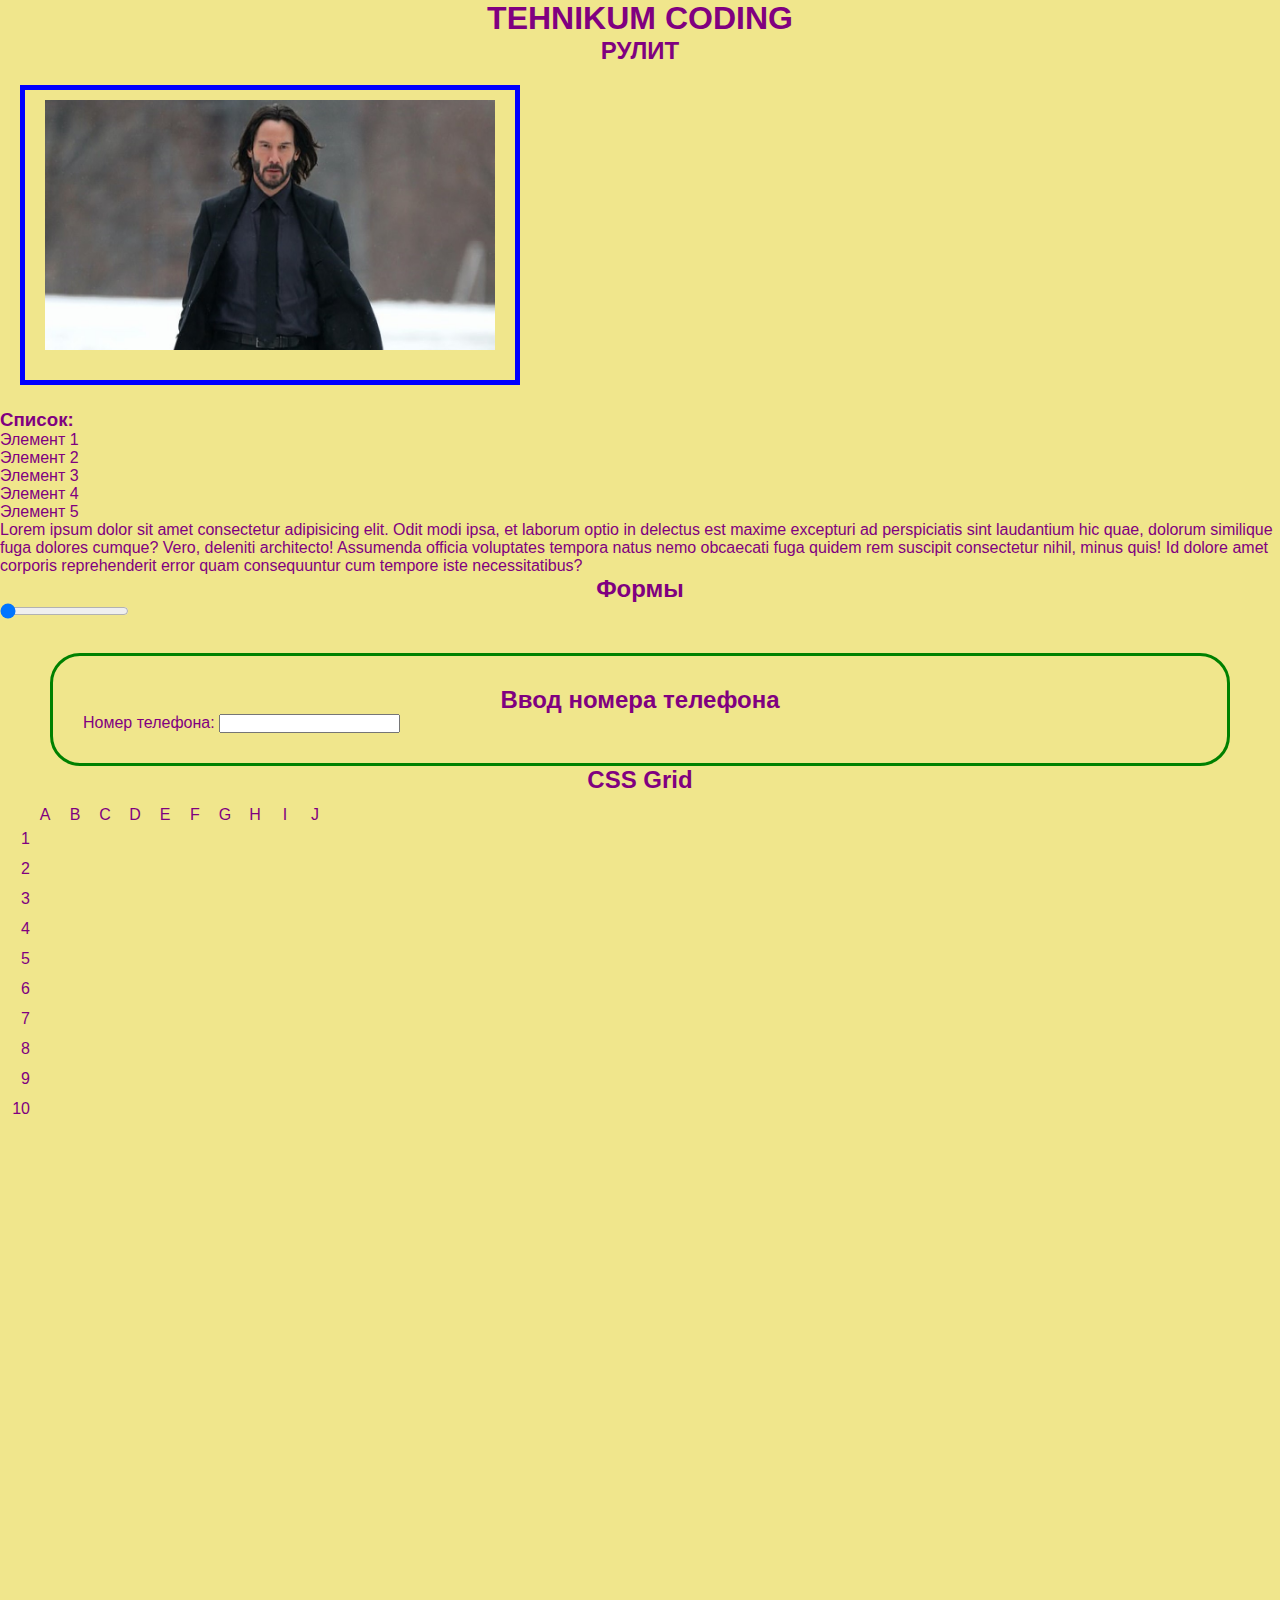
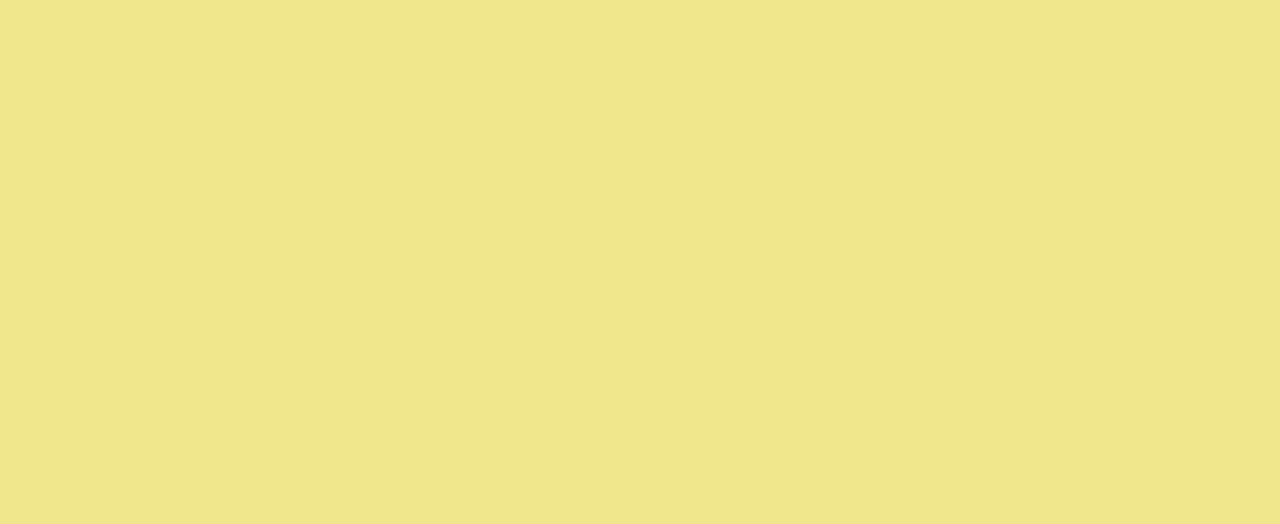
<file: index.html>
<!DOCTYPE html>
<html lang="ru">
<head>
    <meta charset="UTF-8">
    <meta name="viewport" content="width=device-width, initial-scale=1.0">
    <title>Первая страница</title>
    <link rel="stylesheet" href="./css/style.css">
</head>
<body>
    <h1 id="companyName">TEHNIKUM CODING</h1>
    <h2>РУЛИТ</h2>
    <img src="./photo.jpeg" alt="Юрий Максимович зимняя фотосессия" class="myPhoto"> 

    <h3>Список:</h3>
    <ul>
        <li>Элемент 1</li>
        <li>Элемент 2</li>
        <li>Элемент 3</li>
        <li>Элемент 4</li>
        <li>Элемент 5</li>
    </ul>

    <p>Lorem ipsum dolor sit amet consectetur adipisicing elit. Odit modi ipsa, et laborum optio in delectus est maxime excepturi ad perspiciatis sint laudantium hic quae, dolorum similique fuga dolores cumque?
    Vero, deleniti architecto! Assumenda officia voluptates tempora natus nemo obcaecati fuga quidem rem suscipit consectetur nihil, minus quis! Id dolore amet corporis reprehenderit error quam consequuntur cum tempore iste necessitatibus?</p>
    <div>
        <h2>Формы</h2>
        <input type="range" name="sale" oninput="check()" min="0" max="40" step="5" value="0">
        <span id="saleRate"></span>
    </div>





    <div class="phoneForm">
        <h2>Ввод номера телефона</h2>
        <label>Номер телефона:
            <input type="tel" name="userPhone" oninput="onlyNumbers()">
        </label>
    </div>



    <h2>CSS Grid</h2>

    <div class="seaBattle">
        <div></div>
        <div class="letter">A</div>
        <div class="letter">B</div>
        <div class="letter">C</div>
        <div class="letter">D</div>
        <div class="letter">E</div>
        <div class="letter">F</div>
        <div class="letter">G</div>
        <div class="letter">H</div>
        <div class="letter">I</div>
        <div class="letter">J</div>
        <div class="number">1</div>
        <div class="number">2</div>
        <div class="number">3</div>
        <div class="number">4</div>
        <div class="number">5</div>
        <div class="number">6</div>
        <div class="number">7</div>
        <div class="number">8</div>
        <div class="number">9</div>
        <div class="number">10</div>
    </div>














    <script src="./script.js"></script>
</body>
</html>
</file>
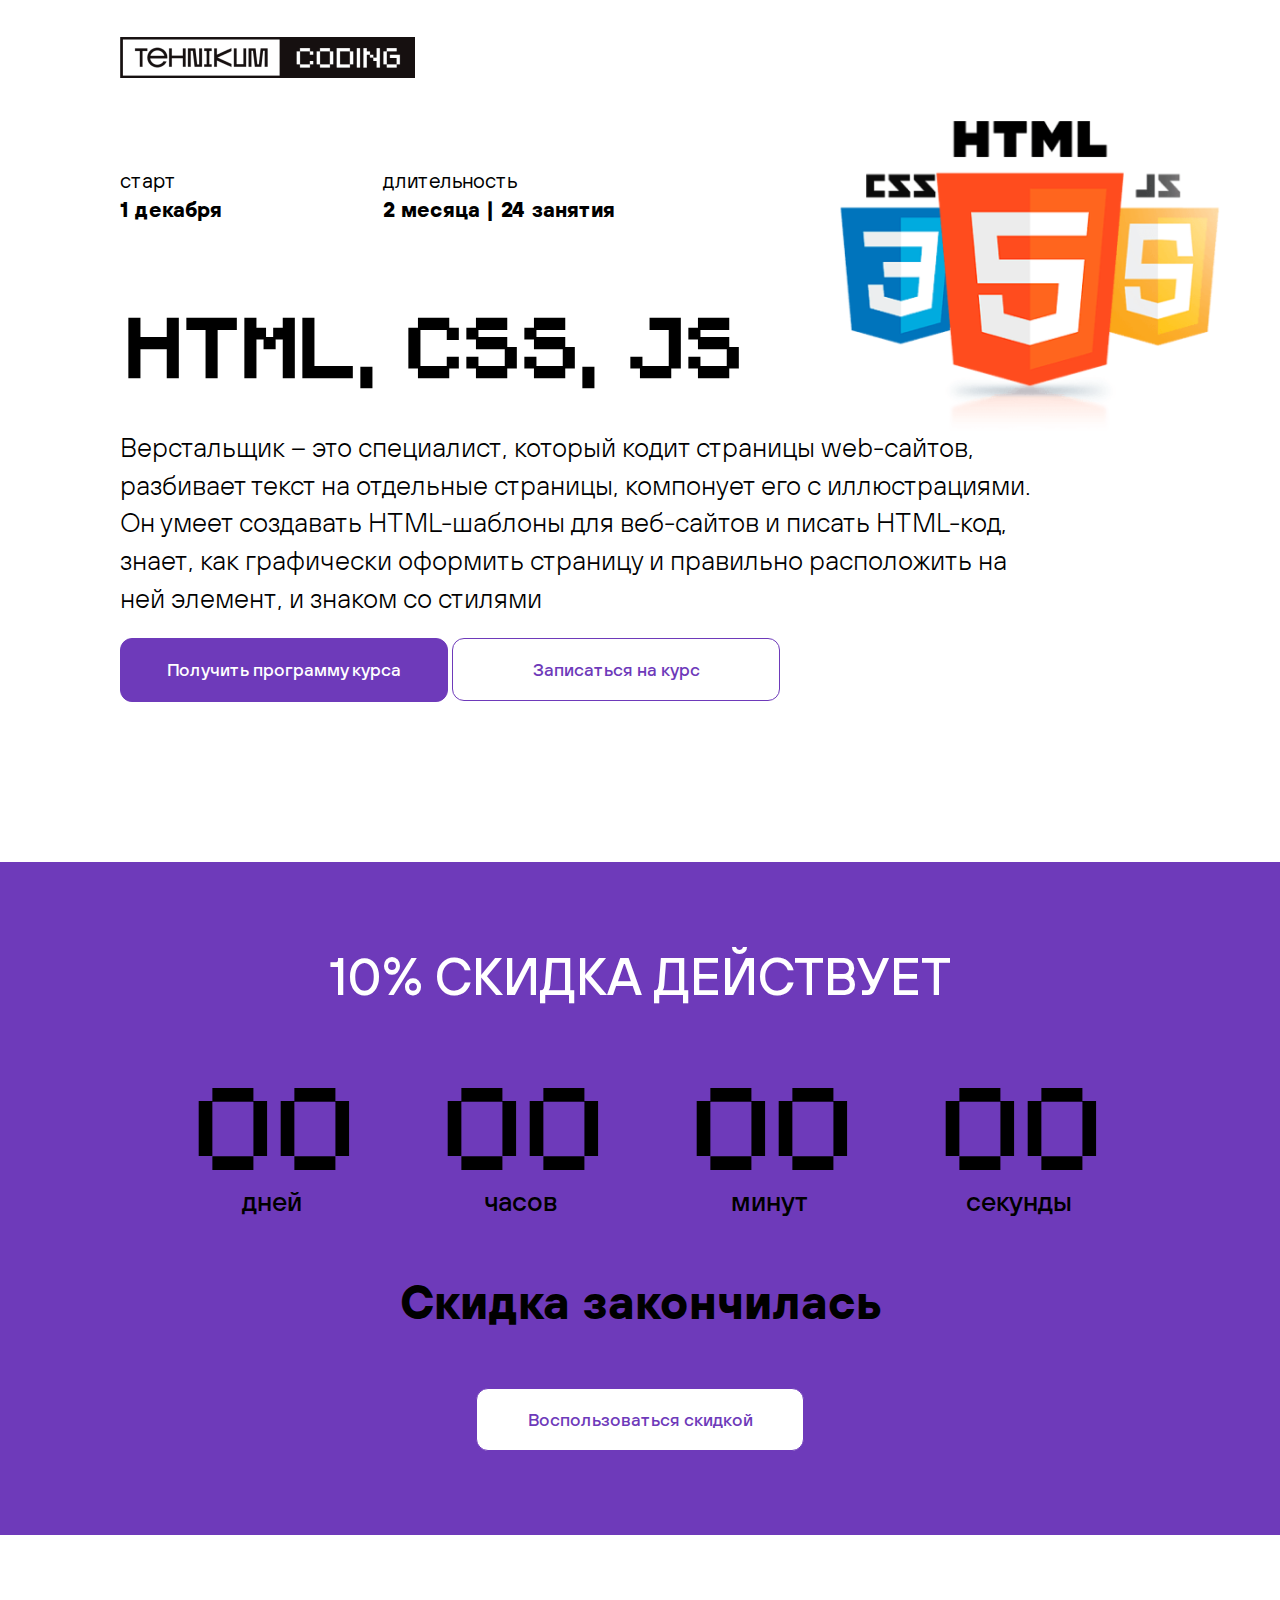
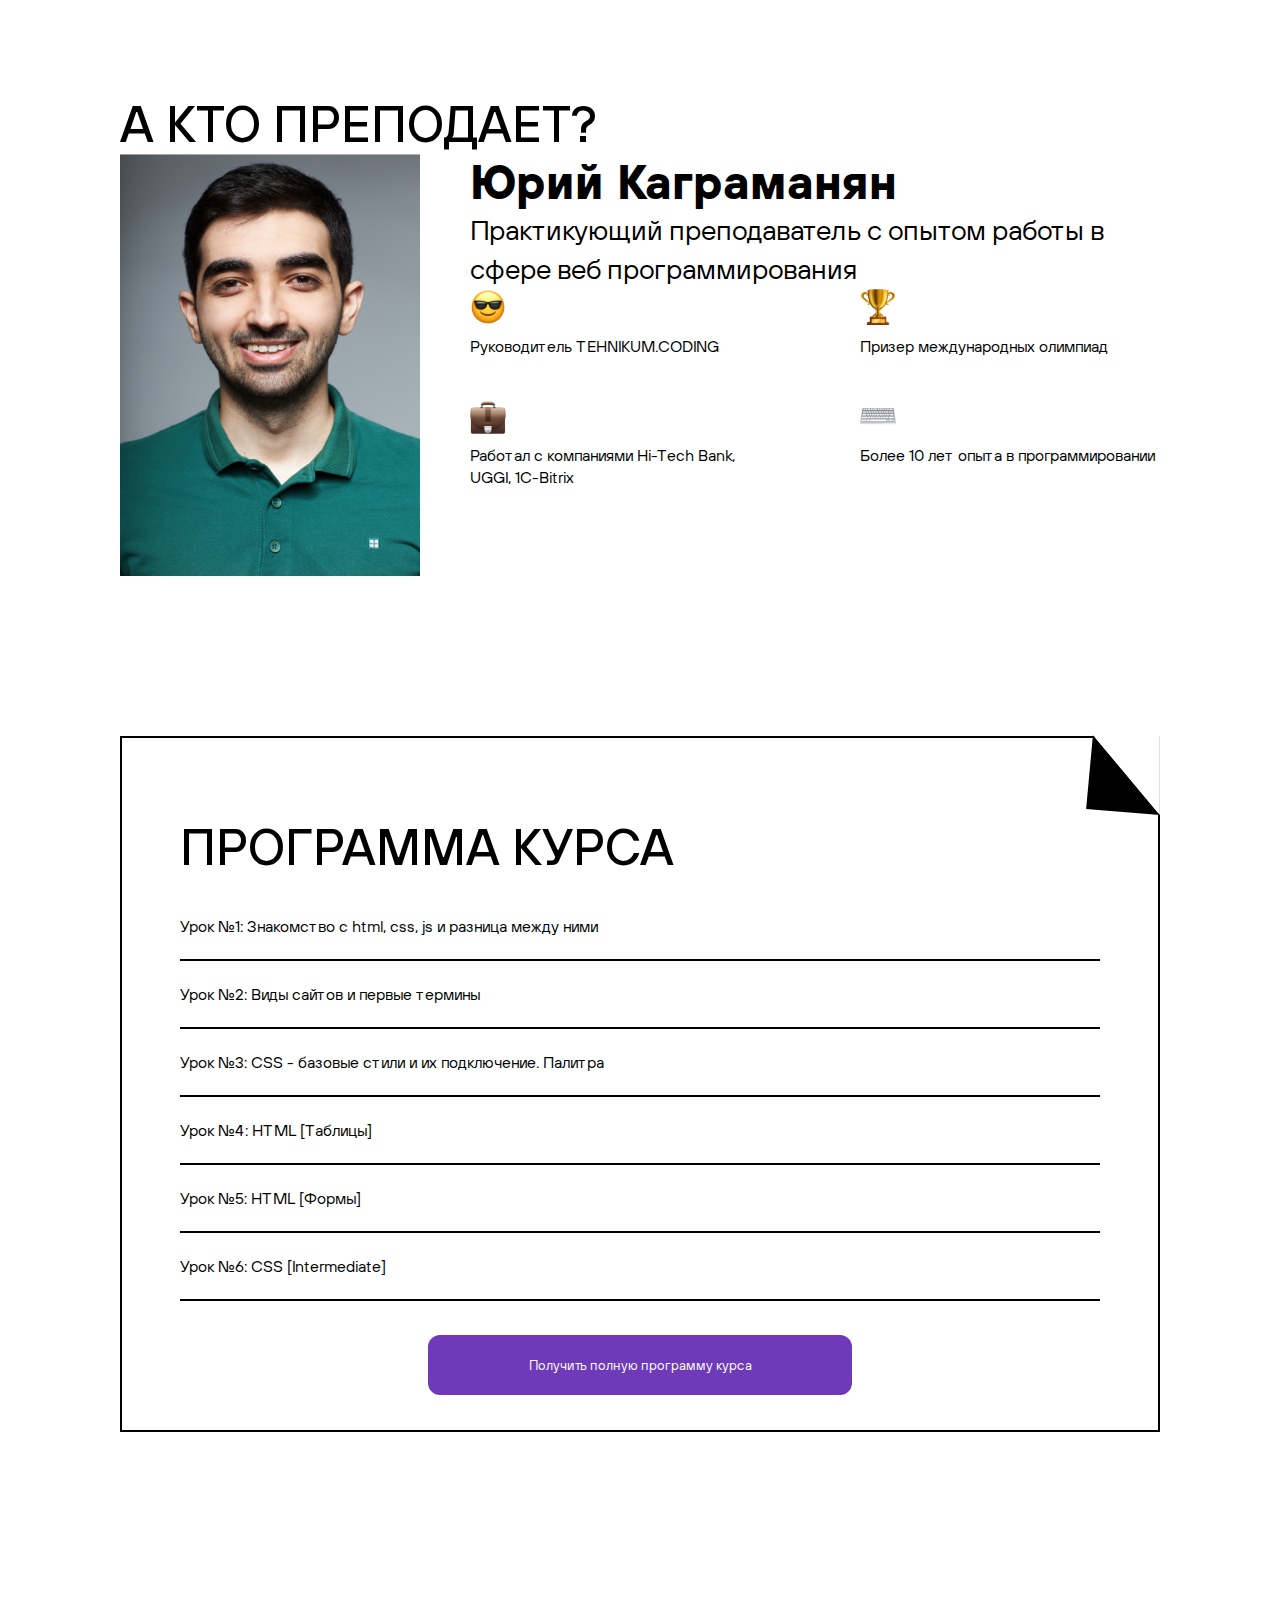
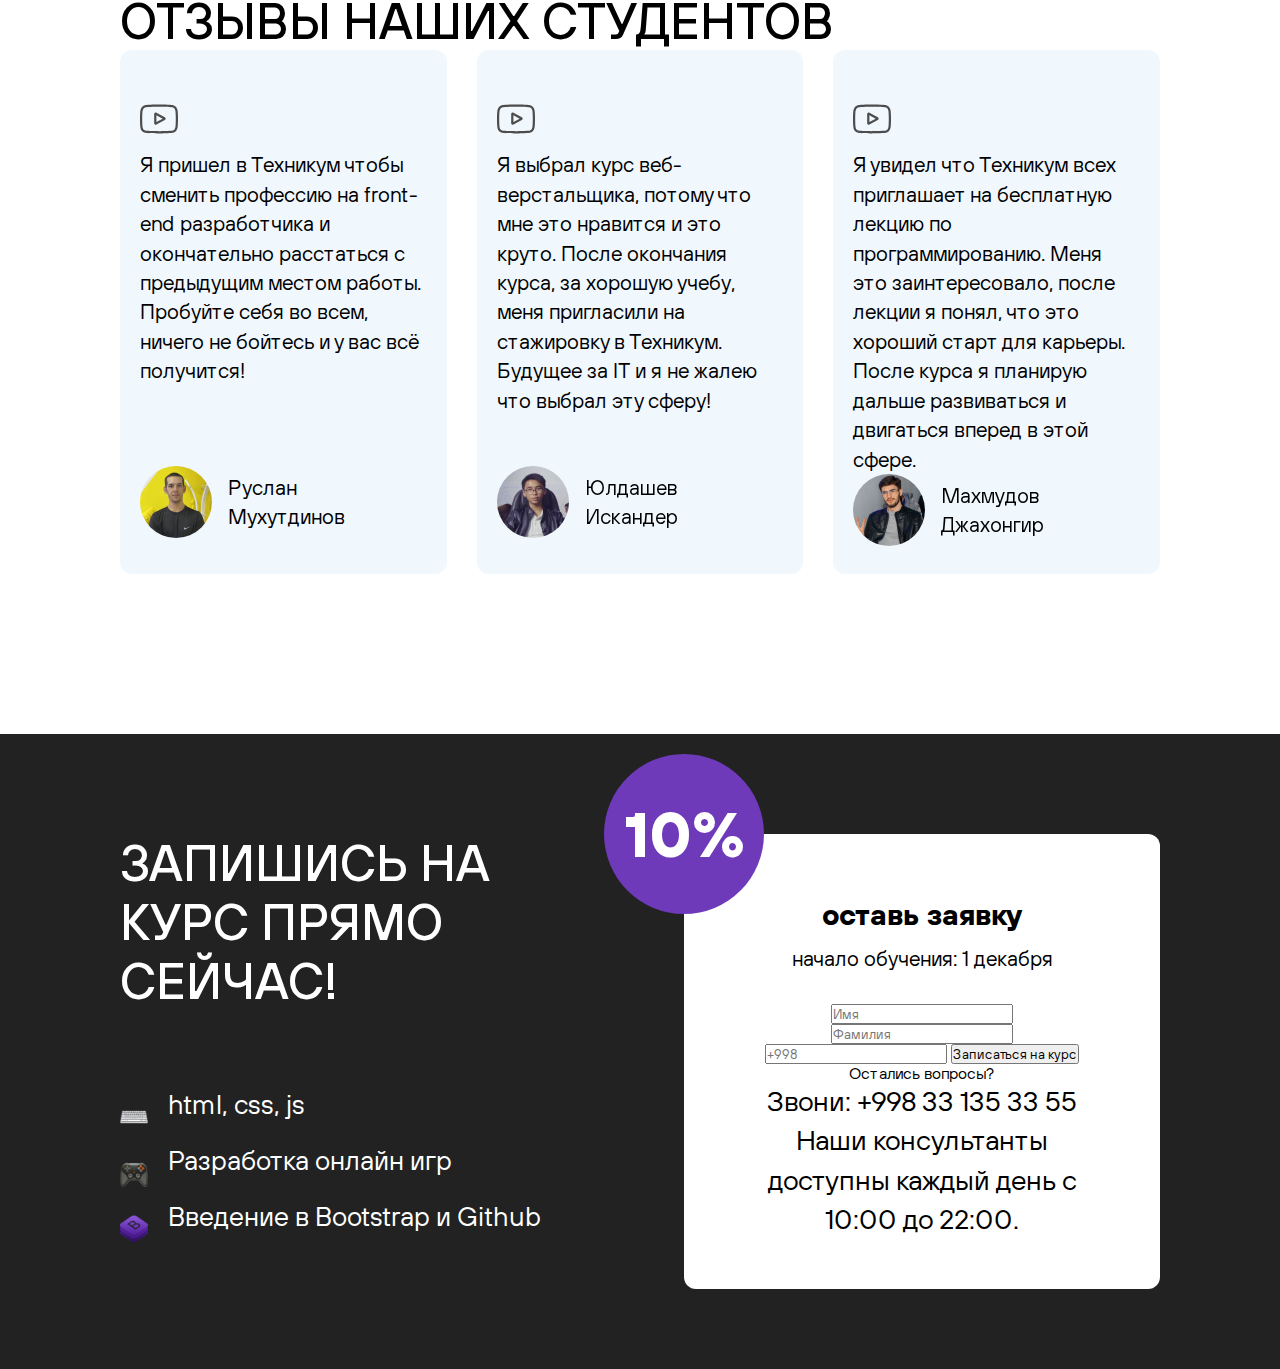
<file: landing 8/index.html>
<!DOCTYPE html>
<html lang="en">
  <head>
    <meta charset="UTF-8">
    <meta name="viewport" content="width=device-width, initial-scale=1.0">
    <link rel="stylesheet" href="./fonts/fonts.css">
    <link rel="stylesheet" href="./splide-4.1.3/dist/css/splide.min.css">
    <link rel="stylesheet" href="./style.css">
    
    <title>Курсы FRONTEND разработки в Ташкенте</title>
    <link rel="icon" href="./image/icon_winning_cup.svg" type="image/svg+xml">

    <meta name="description" content="Запишитесь на курс 'Frontend разработчик' в Ташкенте и освоите HTML, CSS, JavaScript, React и другие востребованные технологии. Практические занятия и помощь в трудоустройстве.">
    <meta name="keywords" content="Frontend разработчик, курсы программирования, Ташкент, HTML, CSS, JavaScript, React, обучение IT, курсы программирования Ташкент">
    <meta name="robots" content="index, follow">

    <!-- Open Graph для социальных сетей -->
    <meta property="og:title" content="Курс 'Frontend разработчик' в Ташкенте">
    <meta property="og:description" content="Освойте популярные технологии фронтенд-разработки на курсе в Ташкенте. Практические занятия и помощь в трудоустройстве.">
    <meta property="og:image" content="https://y-maksimovich.github.io/course-55/landing%208/image/html_css_js%201.png">
    <meta property="og:url" content="https://y-maksimovich.github.io/course-55/landing%208/">
    <meta property="og:type" content="website">

    <!-- Twitter Card -->
    <meta name="twitter:card" content="summary_large_image">
    <meta name="twitter:title" content="Курс Frontend разработчик в Ташкенте">
    <meta name="twitter:description" content="Запишитесь на курс и станьте профессиональным Frontend разработчиком.">
    <meta name="twitter:image" content="https://y-maksimovich.github.io/course-55/landing%208/image/html_css_js%201.png">

  </head>
  <body>
    <section class="course_info_bg">
      <img src="./image/logo.png" alt="TEHNIKUM Coding logo" class="logo">
      <div class="course_info">
        <div>
          <span class="title">старт</span>
          <span class="subtitle">1 декабря</span>
        </div>
        <div>
          <span class="title">длительность</span>
          <span class="subtitle">2 месяца | 24 занятия</span>
        </div>
      </div>

      <h1>HTML, CSS, JS</h1>
      <p class="jobInfo">
        Верстальщик – это специалист, который кодит страницы web-сайтов,
        разбивает текст на отдельные страницы, компонует его с иллюстрациями. Он
        умеет создавать HTML-шаблоны для веб-сайтов и писать HTML-код, знает,
        как графически оформить страницу и правильно расположить на ней элемент,
        и знаком со стилями
      </p>
      <div>
        <button class="primary">Получить программу курса</button>
        <button class="secondary">Записаться на курс</button>
      </div>
    </section>
    <section class="bg">
      <h2 class="sell">10% скидка действует</h2>
      <div class="sell_container">
        <div class="sell_card">
          <div class="time">00</div>
          <span>дней</span>
        </div>
        <div class="sell_card">
          <div class="time">00</div>
          <span>часов</span>
        </div>
        <div class="sell_card">
          <div class="time">00</div>
          <span>минут</span>
        </div>
        <div class="sell_card">
          <div class="time">00</div>
          <span>секунды</span>
        </div>
      </div>
      <h3 class="sale_text">Скидка закончилась</h3>
      <button class="secondary">Воспользоваться скидкой</button>
    </section>
    <section class="legend">
      <h2>А кто преподает?</h2>
      <div class="legendInfo">
        <img
          src="./image/legend.png"
          alt="Юрий Максимович"
          class="legendPhoto"
        />
        <div class="legendContainer">
          <h3>Юрий Каграманян</h3>
          <p>
            Практикующий преподаватель с опытом работы в сфере веб
            программирования
          </p>
          <div class="skills">
            <div class="skill">
              <img src="./image/icon_cool.svg" alt="Cool emoji" />
              <span>Руководитель TEHNIKUM.CODING</span>
            </div>
            <div class="skill">
              <img src="./image/icon_winning_cup.svg" alt="Winning Cup icon" />
              <span>Призер международных олимпиад</span>
            </div>
            <div class="skill">
              <img src="./image/icon_case.svg" alt="case icon" />
              <span>Работал с компаниями Hi-Tech Bank, UGGI, 1C-Bitrix</span>
            </div>
            <div class="skill">
              <img src="./image/icon_keyboard.svg" alt="keyboard icon" />
              <span>Более 10 лет опыта в программировании</span>
            </div>
          </div>
        </div>
      </div>
    </section>
    <section>
      <div class="courseProgram">
        <img class="courseImg" src="./image/course-program-corner.svg" alt="corner" />
        <h2>Программа курса</h2>
        <ul>
          <li>Урок №1: Знакомство с html, css, js и разница между ними</li>
          <li>Урок №2: Виды сайтов и первые термины</li>
          <li>Урок №3: CSS - базовые стили и их подключение. Палитра</li>
          <li>Урок №4: HTML [Таблицы]</li>
          <li>Урок №5: HTML [Формы]</li>
          <li>Урок №6: CSS [Intermediate]</li>
        </ul>
        <button class="courseDesktop">Получить полную программу курса</button>
      </div>
      <button class="courseMobile">Получить полную программу курса</button>
    </section>
    <section>
      <h2>Отзывы наших студентов</h2>
      <div
        class="splide "
        role="group"
        aria-label="Splide Basic HTML Example"
      >
        <div class="splide__track">
          <ul class="splide__list">
            <li class="splide__slide">
              <div class="review">
                <div>
                  <img class="youtube" src="./image/youtube.svg" alt="youtube icon" />
                  <p>
                    Я пришел в Техникум чтобы сменить профессию на front-end
                    разработчика и окончательно расстаться с предыдущим местом
                    работы. Пробуйте себя во всем, ничего не бойтесь и у вас всё
                    получится!
                  </p>
                </div>
                <div class="clientReview">
                  <img src="./image/reviewImg1.jpg" alt="Руслан Мухутдинов" />
                  <span>Руслан Мухутдинов</span>
                </div>
              </div>
            </li>
            <li class="splide__slide">
              <div class="review">
                <div>
                  <img class="youtube" src="./image/youtube.svg" alt="youtube icon" />
                  <p>
                    Я выбрал курс веб-верстальщика, потому что мне это нравится
                    и это круто. После окончания курса, за хорошую учебу, меня
                    пригласили на стажировку в Техникум. Будущее за IT и я не
                    жалею что выбрал эту сферу!
                  </p>
                </div>
                <div class="clientReview">
                  <img src="./image/reviewImg2.jpg" alt="Юлдашев Искандер" />
                  <span>Юлдашев Искандер</span>
                </div>
              </div>
            </li>
            <li class="splide__slide">
              <div class="review">
                <div>
                  <img class="youtube" src="./image/youtube.svg" alt="youtube icon" />
                  <p>
                    Я увидел что Техникум всех приглашает на бесплатную лекцию
                    по программированию. Меня это заинтересовало, после лекции я
                    понял, что это хороший старт для карьеры. После курса я
                    планирую дальше развиваться и двигаться вперед в этой сфере.
                  </p>
                </div>
                <div class="clientReview">
                  <img src="./image/reviewImg3.jpg" alt="Махмудов Джахонгир" />
                  <span>Махмудов Джахонгир </span>
                </div>
              </div>
            </li>
          </ul>
        </div>
      </div>
    </section>
    <footer>
      <div class="footerLeft">
        <h2>запишись на курс прямо сейчас!</h2>
        <div class="record">
          <img src="./image/keyboard.svg" alt="keyboard icon">
          <span>html, css, js</span>
        </div>
        <div class="record">
          <img src="./image/icon_game_bot.svg" alt="game bot icon">
          <span>Разработка онлайн игр</span>
        </div>
        <div class="record">
          <img src="./image/bootstrap.svg" alt="bootstrap icon">
          <span>Введение в Bootstrap и Github</span>
        </div>
      </div>
      <div class="footerRight">
        
        <h3>оставь заявку</h3>
        <span>начало обучения: 1 декабря</span>
        <form action="#">
          <input type="text" placeholder="Имя">
          <input type="text" placeholder="Фамилия">
          <input type="tel" placeholder="+998">
          <button>Записаться на курс</button>
        </form>
        <span>Остались вопросы? </span>
        <p>Звони: +998 33 135 33 55
          Наши консультанты доступны каждый день 
          с 10:00 до 22:00.</p>
        <div class="sale">10%</div>
      </div>
    </footer>

    <script src="./splide-4.1.3/dist/js/splide.min.js"></script>
    <script src="./script.js"></script>
    <script>
      document.addEventListener("DOMContentLoaded", function () {
        var splide = new Splide(".splide", {
          perPage: 3,
          gap: 30,
          rewind: true,
          arrows: false,
          pagination: false,
          breakpoints: {
            975: {
              perPage: 1,
            },
          },
        });
        splide.mount();
      });
    </script>
  </body>
</html>
</file>
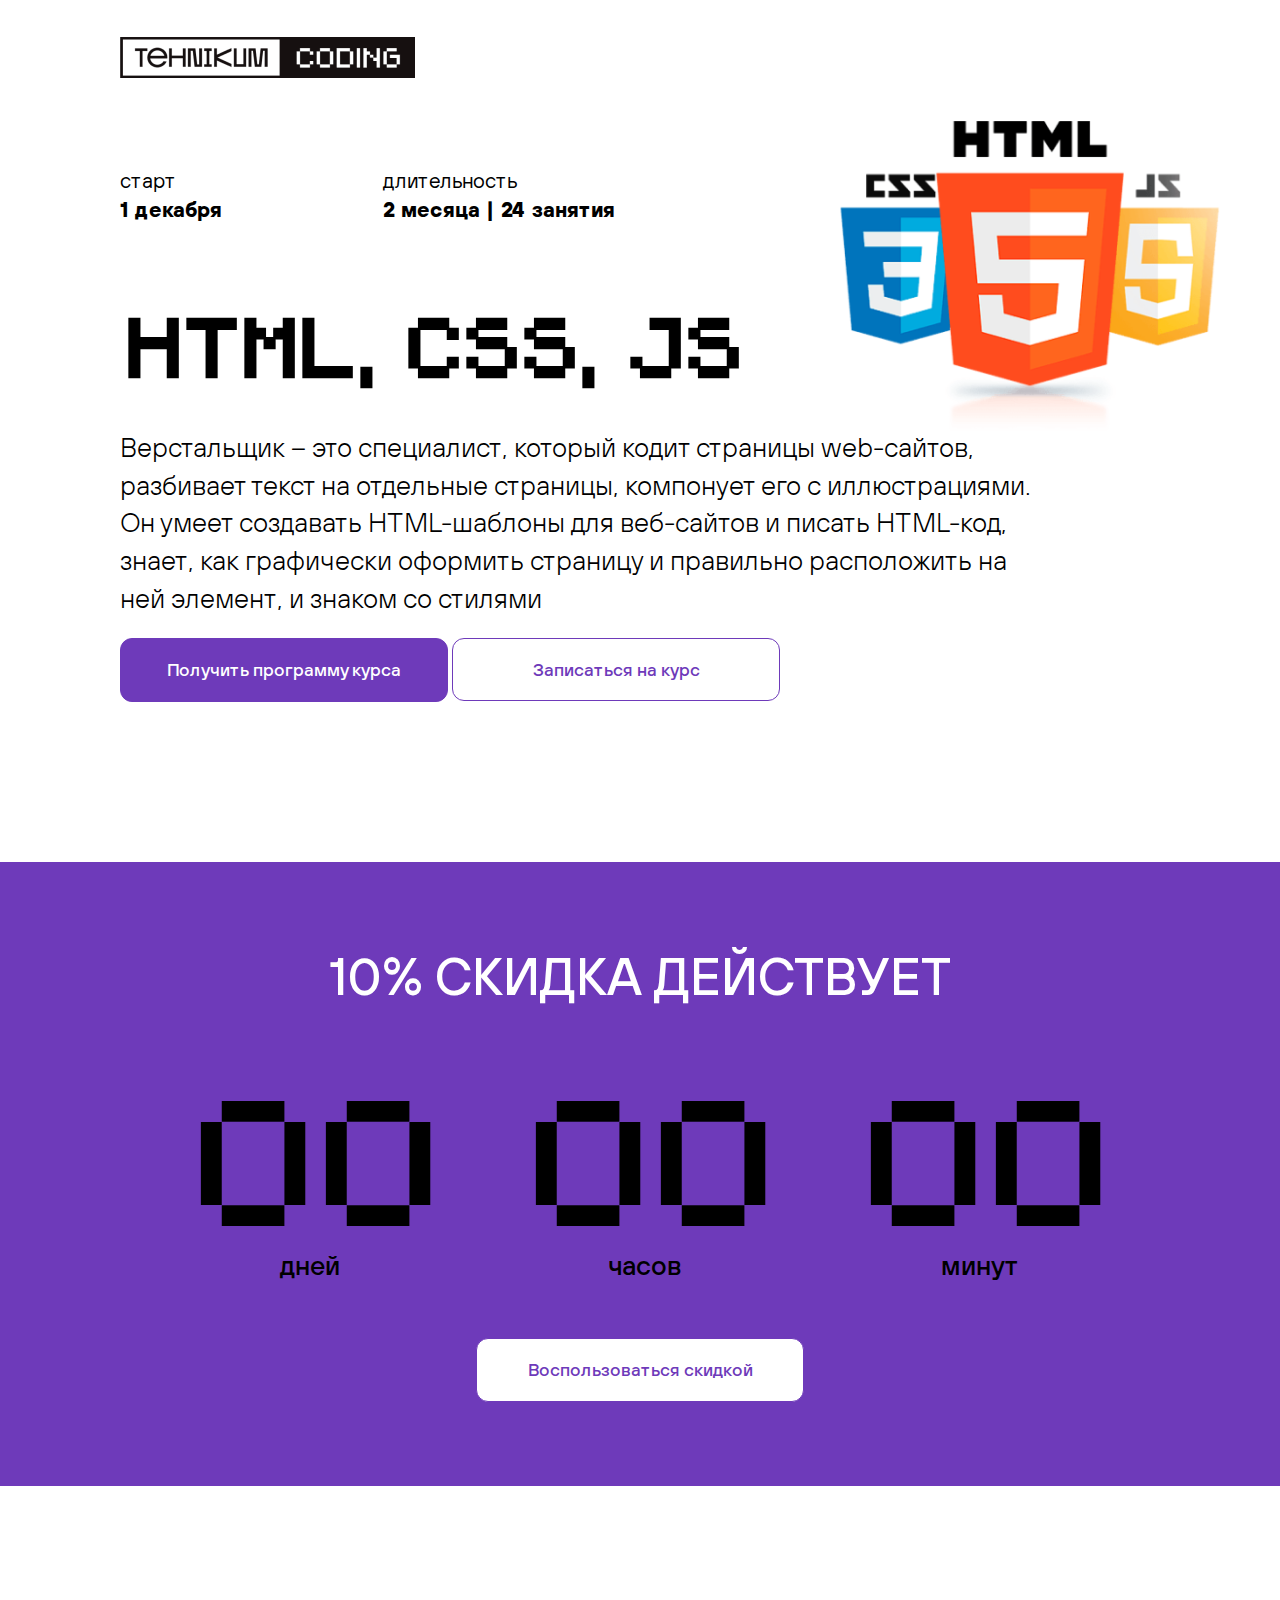
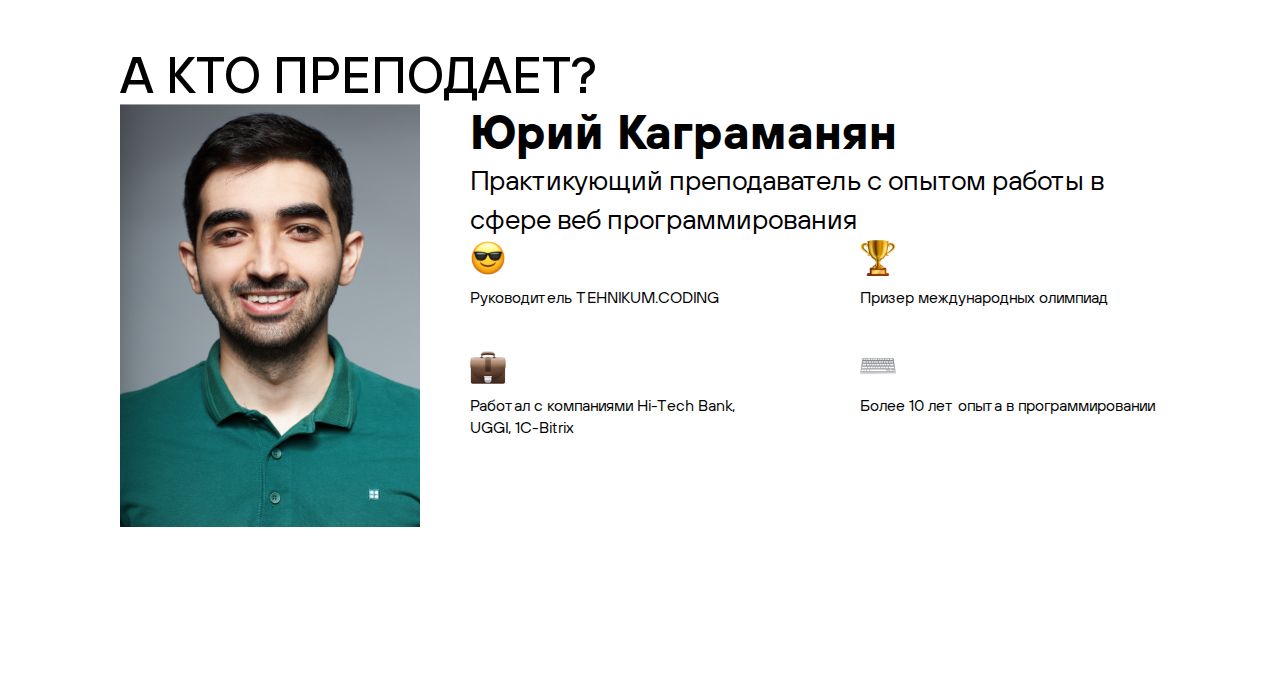
<file: landing/index.html>
<!DOCTYPE html>
<html lang="en">
  <head>
    <meta charset="UTF-8" />
    <meta name="viewport" content="width=device-width, initial-scale=1.0" />
    <link rel="stylesheet" href="./fonts/fonts.css" />
    <link rel="stylesheet" href="./style.css" />
    <title>Document</title>
  </head>
  <body>
    <section class="course_info_bg">
      <img src="./image/logo.png" alt="logo" class="logo" />
      <div class="course_info">
        <div>
          <span class="title">старт</span>
          <span class="subtitle">1 декабря</span>
        </div>
        <div>
          <span class="title">длительность</span>
          <span class="subtitle">2 месяца | 24 занятия</span>
        </div>
      </div>
      <h1>HTML, CSS, JS</h1>
      <p class="jobInfo">
        Верстальщик – это специалист, который кодит страницы web-сайтов,
        разбивает текст на отдельные страницы, компонует его с иллюстрациями. Он
        умеет создавать HTML-шаблоны для веб-сайтов и писать HTML-код, знает,
        как графически оформить страницу и правильно расположить на ней элемент,
        и знаком со стилями
      </p>
      <div>
        <button class="primary">Получить программу курса</button>
        <button class="secondary">Записаться на курс</button>
      </div>
    </section>
    <section class="bg">
      <h2 class="sell">10% скидка действует</h2>
      <div class="sell_container">
        <div class="sell_card">
          <div class="time">00</div>
          <span>дней</span>
        </div>
        <div class="sell_card">
          <div class="time">00</div>
          <span>часов</span>
        </div>
        <div class="sell_card">
          <div class="time">00</div>
          <span>минут</span>
        </div>
      </div>
      <button class="secondary">Воспользоваться скидкой</button>
    </section>
    <section class="legend">
      <h2>А кто преподает?</h2>
      <div class="legendInfo">
        <img src="./image/legend.png" alt="Юрий Максимович" class="legendPhoto">
        <div class="legendContainer">
          <h4>Юрий Каграманян</h4>
          <p>Практикующий преподаватель с опытом работы в сфере веб программирования</p>
          <div class="skills">
            <div class="skill">
              <img src="./image/icon_cool.svg" alt="">
              <span>Руководитель TEHNIKUM.CODING</span>
            </div>
            <div class="skill">
              <img src="./image/icon_winning_cup.svg" alt="">
              <span>Призер международных олимпиад</span>
            </div>
            <div class="skill">
              <img src="./image/icon_case.svg" alt="">
              <span>Работал с компаниями Hi-Tech Bank, UGGI, 1C-Bitrix</span>
            </div>
            <div class="skill">
              <img src="./image/icon_keyboard.svg" alt="">
              <span>Более 10 лет опыта в программировании</span>
            </div>
          </div>
        </div>
      </div>
    </section>






  </body>
</html>
</file>
<file: css/style.css>
* {
    padding: 0;
    margin: 0;
}

body {
    font-family: Arial, Helvetica, sans-serif;
    background-color: khaki;
    color: purple;
    margin-bottom: 1000px;
}

h1, h2 {
    text-align: center;
}

.myPhoto {
    width: 450px;
    border: 5px solid blue;
    /* border-radius: 50%; */
    padding: 10px 20px 30px;
    margin: 20px;
}







.phoneForm {
    border: 3px solid green;
    padding: 30px;
    border-radius: 30px;
    margin: 30px 50px 0;
}

.phoneForm input {
    outline: none;
}



.seaBattle {
    display: grid;
    grid-template-columns: repeat(11, 30px);
    grid-template-rows: repeat(11, 30px);
}

.number {
    grid-column-start: 1;
    grid-column-end: 2;
    justify-self: right;
    align-self: center;
}

.letter {
    justify-self: center;
    align-self: end;
}



















@media (max-width:500px) {
    body{
        background-color: aqua;
    }

    .myPhoto {
        width: 100%;
        padding: 0;
        margin: 0;
    }
}

@media ((min-width:500px) and (max-width: 1020px)) {
    h1 {
        color: red;
    }
}
</file>
<file: landing 8/fonts/fonts.css>
@font-face {
    font-family: 'Chava';
    src: url('Chava-Regular.ttf');
}

@font-face {
    font-family: 'TT Hoves Hairline';
    src: url('TTHoves-HairlineItalic.eot');
    src: local('TT Hoves Hairline Italic'), local('TTHoves-HairlineItalic'),
        url('TTHoves-HairlineItalic.eot?#iefix') format('embedded-opentype'),
        url('TTHoves-HairlineItalic.woff2') format('woff2'),
        url('TTHoves-HairlineItalic.woff') format('woff'),
        url('TTHoves-HairlineItalic.ttf') format('truetype');
    font-weight: 100;
    font-style: italic;
}

@font-face {
    font-family: 'TT Hoves';
    src: url('TTHoves-ExtraLightItalic.eot');
    src: local('TT Hoves ExtraLight Italic'), local('TTHoves-ExtraLightItalic'),
        url('TTHoves-ExtraLightItalic.eot?#iefix') format('embedded-opentype'),
        url('TTHoves-ExtraLightItalic.woff2') format('woff2'),
        url('TTHoves-ExtraLightItalic.woff') format('woff'),
        url('TTHoves-ExtraLightItalic.ttf') format('truetype');
    font-weight: 200;
    font-style: italic;
}

@font-face {
    font-family: 'TT Hoves';
    src: url('TTHoves-Thin.eot');
    src: local('TT Hoves Thin'), local('TTHoves-Thin'),
        url('TTHoves-Thin.eot?#iefix') format('embedded-opentype'),
        url('TTHoves-Thin.woff2') format('woff2'),
        url('TTHoves-Thin.woff') format('woff'),
        url('TTHoves-Thin.ttf') format('truetype');
    font-weight: 100;
    font-style: normal;
}

@font-face {
    font-family: 'TT Hoves';
    src: url('TTHoves-DemiBold.eot');
    src: local('TT Hoves DemiBold'), local('TTHoves-DemiBold'),
        url('TTHoves-DemiBold.eot?#iefix') format('embedded-opentype'),
        url('TTHoves-DemiBold.woff2') format('woff2'),
        url('TTHoves-DemiBold.woff') format('woff'),
        url('TTHoves-DemiBold.ttf') format('truetype');
    font-weight: 600;
    font-style: normal;
}

@font-face {
    font-family: 'TT Hoves';
    src: url('TTHoves-BoldItalic.eot');
    src: local('TT Hoves Bold Italic'), local('TTHoves-BoldItalic'),
        url('TTHoves-BoldItalic.eot?#iefix') format('embedded-opentype'),
        url('TTHoves-BoldItalic.woff2') format('woff2'),
        url('TTHoves-BoldItalic.woff') format('woff'),
        url('TTHoves-BoldItalic.ttf') format('truetype');
    font-weight: bold;
    font-style: italic;
}

@font-face {
    font-family: 'TT Hoves';
    src: url('TTHoves-Black.eot');
    src: local('TT Hoves Black'), local('TTHoves-Black'),
        url('TTHoves-Black.eot?#iefix') format('embedded-opentype'),
        url('TTHoves-Black.woff2') format('woff2'),
        url('TTHoves-Black.woff') format('woff'),
        url('TTHoves-Black.ttf') format('truetype');
    font-weight: 900;
    font-style: normal;
}

@font-face {
    font-family: 'TT Hoves';
    src: url('TTHoves-ExtraLight.eot');
    src: local('TT Hoves ExtraLight'), local('TTHoves-ExtraLight'),
        url('TTHoves-ExtraLight.eot?#iefix') format('embedded-opentype'),
        url('TTHoves-ExtraLight.woff2') format('woff2'),
        url('TTHoves-ExtraLight.woff') format('woff'),
        url('TTHoves-ExtraLight.ttf') format('truetype');
    font-weight: 200;
    font-style: normal;
}

@font-face {
    font-family: 'TT Hoves';
    src: url('TTHoves-Bold.eot');
    src: local('TT Hoves Bold'), local('TTHoves-Bold'),
        url('TTHoves-Bold.eot?#iefix') format('embedded-opentype'),
        url('TTHoves-Bold.woff2') format('woff2'),
        url('TTHoves-Bold.woff') format('woff'),
        url('TTHoves-Bold.ttf') format('truetype');
    font-weight: bold;
    font-style: normal;
}

@font-face {
    font-family: 'TT Hoves';
    src: url('TTHoves-ThinItalic.eot');
    src: local('TT Hoves Thin Italic'), local('TTHoves-ThinItalic'),
        url('TTHoves-ThinItalic.eot?#iefix') format('embedded-opentype'),
        url('TTHoves-ThinItalic.woff2') format('woff2'),
        url('TTHoves-ThinItalic.woff') format('woff'),
        url('TTHoves-ThinItalic.ttf') format('truetype');
    font-weight: 100;
    font-style: italic;
}

@font-face {
    font-family: 'TT Hoves';
    src: url('TTHoves-Italic.eot');
    src: local('TT Hoves Italic'), local('TTHoves-Italic'),
        url('TTHoves-Italic.eot?#iefix') format('embedded-opentype'),
        url('TTHoves-Italic.woff2') format('woff2'),
        url('TTHoves-Italic.woff') format('woff'),
        url('TTHoves-Italic.ttf') format('truetype');
    font-weight: normal;
    font-style: italic;
}

@font-face {
    font-family: 'TT Hoves';
    src: url('TTHoves-BlackItalic.eot');
    src: local('TT Hoves Black Italic'), local('TTHoves-BlackItalic'),
        url('TTHoves-BlackItalic.eot?#iefix') format('embedded-opentype'),
        url('TTHoves-BlackItalic.woff2') format('woff2'),
        url('TTHoves-BlackItalic.woff') format('woff'),
        url('TTHoves-BlackItalic.ttf') format('truetype');
    font-weight: 900;
    font-style: italic;
}

@font-face {
    font-family: 'TT Hoves';
    src: url('TTHoves-ExtraBold.eot');
    src: local('TT Hoves ExtraBold'), local('TTHoves-ExtraBold'),
        url('TTHoves-ExtraBold.eot?#iefix') format('embedded-opentype'),
        url('TTHoves-ExtraBold.woff2') format('woff2'),
        url('TTHoves-ExtraBold.woff') format('woff'),
        url('TTHoves-ExtraBold.ttf') format('truetype');
    font-weight: 800;
    font-style: normal;
}

@font-face {
    font-family: 'TT Hoves';
    src: url('TTHoves-DemiBoldItalic.eot');
    src: local('TT Hoves DemiBold Italic'), local('TTHoves-DemiBoldItalic'),
        url('TTHoves-DemiBoldItalic.eot?#iefix') format('embedded-opentype'),
        url('TTHoves-DemiBoldItalic.woff2') format('woff2'),
        url('TTHoves-DemiBoldItalic.woff') format('woff'),
        url('TTHoves-DemiBoldItalic.ttf') format('truetype');
    font-weight: 600;
    font-style: italic;
}

@font-face {
    font-family: 'TT Hoves';
    src: url('TTHoves-MediumItalic.eot');
    src: local('TT Hoves Medium Italic'), local('TTHoves-MediumItalic'),
        url('TTHoves-MediumItalic.eot?#iefix') format('embedded-opentype'),
        url('TTHoves-MediumItalic.woff2') format('woff2'),
        url('TTHoves-MediumItalic.woff') format('woff'),
        url('TTHoves-MediumItalic.ttf') format('truetype');
    font-weight: 500;
    font-style: italic;
}

@font-face {
    font-family: 'TT Hoves';
    src: url('TTHoves-ExtraBoldItalic.eot');
    src: local('TT Hoves ExtraBold Italic'), local('TTHoves-ExtraBoldItalic'),
        url('TTHoves-ExtraBoldItalic.eot?#iefix') format('embedded-opentype'),
        url('TTHoves-ExtraBoldItalic.woff2') format('woff2'),
        url('TTHoves-ExtraBoldItalic.woff') format('woff'),
        url('TTHoves-ExtraBoldItalic.ttf') format('truetype');
    font-weight: 800;
    font-style: italic;
}

@font-face {
    font-family: 'TT Hoves';
    src: url('TTHoves-Regular.eot');
    src: local('TT Hoves Regular'), local('TTHoves-Regular'),
        url('TTHoves-Regular.eot?#iefix') format('embedded-opentype'),
        url('TTHoves-Regular.woff2') format('woff2'),
        url('TTHoves-Regular.woff') format('woff'),
        url('TTHoves-Regular.ttf') format('truetype');
    font-weight: normal;
    font-style: normal;
}

@font-face {
    font-family: 'TT Hoves Hairline';
    src: url('TTHoves-Hairline.eot');
    src: local('TT Hoves Hairline'), local('TTHoves-Hairline'),
        url('TTHoves-Hairline.eot?#iefix') format('embedded-opentype'),
        url('TTHoves-Hairline.woff2') format('woff2'),
        url('TTHoves-Hairline.woff') format('woff'),
        url('TTHoves-Hairline.ttf') format('truetype');
    font-weight: 100;
    font-style: normal;
}

@font-face {
    font-family: 'TT Hoves';
    src: url('TTHoves-LightItalic.eot');
    src: local('TT Hoves Light Italic'), local('TTHoves-LightItalic'),
        url('TTHoves-LightItalic.eot?#iefix') format('embedded-opentype'),
        url('TTHoves-LightItalic.woff2') format('woff2'),
        url('TTHoves-LightItalic.woff') format('woff'),
        url('TTHoves-LightItalic.ttf') format('truetype');
    font-weight: 300;
    font-style: italic;
}

@font-face {
    font-family: 'TT Hoves';
    src: url('TTHoves-Light.eot');
    src: local('TT Hoves Light'), local('TTHoves-Light'),
        url('TTHoves-Light.eot?#iefix') format('embedded-opentype'),
        url('TTHoves-Light.woff2') format('woff2'),
        url('TTHoves-Light.woff') format('woff'),
        url('TTHoves-Light.ttf') format('truetype');
    font-weight: 300;
    font-style: normal;
}

@font-face {
    font-family: 'TT Hoves';
    src: url('TTHoves-Medium.eot');
    src: local('TT Hoves Medium'), local('TTHoves-Medium'),
        url('TTHoves-Medium.eot?#iefix') format('embedded-opentype'),
        url('TTHoves-Medium.woff2') format('woff2'),
        url('TTHoves-Medium.woff') format('woff'),
        url('TTHoves-Medium.ttf') format('truetype');
    font-weight: 500;
    font-style: normal;
}
</file>
<file: landing 8/style.css>
* {
  padding: 0;
  margin: 0;
  box-sizing: border-box;
  font-family: "TT Hoves";
}

section {
  padding: 0 120px;
  margin-bottom: 160px;
}
.course_info_bg {
  background-image: url(./image/html_css_js\ 1.png);
  background-repeat: no-repeat;
  background-size: 30vw;
  background-position: right 58px top 121px;
}
.logo {
  width: 295px;
  margin-top: 37px;
  margin-bottom: 85px;
}
.course_info {
  display: flex;
  gap: 161px;
  margin-bottom: 76px;
}
.course_info div {
  display: flex;
  flex-direction: column;
}
.title {
  font-size: 21px;
  line-height: 140%;
}
.subtitle {
  font-size: 21px;
  line-height: 140%;
  font-weight: 700;
}
h1 {
  font-family: "Chava";
  font-size: calc(4.2vw + 26.25px);
  line-height: 110%;
  margin-bottom: 40px;
}
.jobInfo {
  font-size: 27px;
  font-weight: 300;
  line-height: 37.8px;
  width: 930px;
  margin-bottom: 20px;
}
.primary {
  width: 328px;
  background-color: #6e3aba;
  color: white;
  font-weight: 500;
  padding: 20px 0;
  border-radius: 12px;
  border: 1px solid #6e3aba;
  font-size: 18px;
}
.bg {
  display: flex;
  flex-direction: column;
  gap: 57px;
  align-items: center;
  background-color: #6e3aba;
  padding: 84px 0;
}
.sell {
  font-size: 52px;
  line-height: 117%;
  color: white;
}
.sell_container {
  display: flex;
  gap: 85px;
}

.sell_card .time {
  font-family: "Chava";
  font-size: 114px;
  line-height: 107%;
}
.sell_card span {
  display: block;
  font-size: 27px;
  font-weight: 500;
  line-height: 117%;
  text-align: center;
  margin-left: 10px;
}
.secondary {
  border-radius: 12px;
  background-color: #fff;
  width: 328px;
  padding: 20px 0;
  font-size: 18px;
  font-weight: 500;
  line-height: 117%;
  color: #6e3aba;
  border: 1px solid #6e3aba;
}

h2 {
  font-size: calc(1.8vw + 27px);
  font-weight: 500;
  line-height: 117%;
  text-transform: uppercase;
}

.legendInfo {
  display: flex;
  flex-direction: row;
  gap: 20px 50px;
  flex-wrap: wrap;
  align-items: flex-start;
}

.legendPhoto {
  display: block;
  flex-basis: 200px;
  flex-grow: 1;
  max-width: 300px;
}

.legendContainer {
  flex-basis: 250px;
  flex-grow: 100;
}

h3 {
  font-size: calc(1.1vw + 33px);
  font-weight: 700;
  line-height: 121%;
}

p {
  font-size: calc(1.1vw + 14px);
  line-height: 140%;
}

.skills {
  display: grid;
  grid-template-columns: 1fr 1fr;
  gap: 40px calc(8.8vw - 23px);
}

.skill {
  display: flex;
  flex-direction: column;
  gap: 10px;
}

.skill img {
  width: 36px;
}

.skill span {
  font-size: 16px;
  line-height: 22.4px;
}
.courseProgram {
  padding: 80px 58px 35px;
  border: 2px solid black;
  position: relative;
}
.courseProgram h2 {
  margin-bottom: 40px;
}
.courseProgram ul li {
  list-style: none;
  padding-bottom: 24px;
  margin-bottom: 24px;
  border-bottom: 2px solid black;
}
.courseProgram ul {
  padding-bottom: 10px;
}
.courseDesktop,
.courseMobile {
  color: white;
  background-color: #6e3aba;
  border-radius: 12px;
  border: 2px solid #6e3aba;
  display: block;
  margin: 0 auto;
  width: 424px;
  padding: 20px 0;
  cursor: pointer;
}
.courseMobile {
  display: none;
}
.courseImg {
  position: absolute;
  top: -3px;
  right: -5px;

  width: 80px;
  height: 80px;
}

.review {
  background-color: rgba(240, 247, 253, 1);
  border-radius: 12px;
  padding: 50px 20px 36px;
}
.youtube {
  margin-bottom: 12px;
}
.review {
  height: 524px;
  display: flex;
  flex-direction: column;
  justify-content: space-between;
}
.review p {
  font-size: 23px;
}
.clientReview {
  display: flex;
  align-items: center;
  gap: 16px;
}
.clientReview img {
  border-radius: 50%;
}
.clientReview span {
  font-size: 21px;
  font-weight: 400;
  line-height: 29.4px;
  max-width: 169px;
  display: block;
}
.sale_text {
  display: none;
}
footer {
  padding: 100px 120px 80px;
  background-color: #222;
  display: flex;
  justify-content: space-between;
  flex-wrap: wrap;
}
.footerLeft {
  width: 49%;
  color: white;
}
.footerLeft h2 {
  width: calc(10.5vw + 289.6px);
  margin-bottom: calc(4.1vw + 26.7px);
}
.record {
  display: flex;
  gap: 20px;
  align-items: center;
}
.record span {
  font-size: calc(1vw + 14.3px);
  margin-bottom: 24px;
}
.footerRight {
  width: calc(16.4vw + 265.6px);
  background-color: #fff;
  border-radius: 12px;
  padding: 60px 68px 50px;
  text-align: center;
  position: relative;
}
.footerRight h3 {
  font-size: calc(0.4vw + 24.3px);
  font-weight: 700;
  line-height: 136%;
  margin-bottom: 10px;
}
.footerRight span:nth-child(2) {
  display: block;
  font-size: 21px;
  line-height: 140%;
  margin-bottom: 30px;
}
.sale{
  width: 160px;
  height: 160px;
  color: #fff;
  font-weight: 700;
  background-color: #6e3aba;
  display: flex;
  align-items: center;
  justify-content: center;
  font-size: 63px;
  border-radius: 50%;
  position: absolute;
  top: -80px;
  left: -80px;
}



@media (max-width: 1280px) {
  .review p {
    font-size: 21px;
  }
}
@media (max-width: 975px) {
  .courseDesktop {
    display: none;
  }
  .courseMobile {
    display: block;
  }
  .courseProgram {
    margin-bottom: 30px;
  }
  .sale{
    left: auto;
    right: -80px;
  }
}
</file>
<file: landing/fonts/fonts.css>
@font-face {
    font-family: 'Chava';
    src: url('Chava-Regular.ttf');
}

@font-face {
    font-family: 'TT Hoves Hairline';
    src: url('TTHoves-HairlineItalic.eot');
    src: local('TT Hoves Hairline Italic'), local('TTHoves-HairlineItalic'),
        url('TTHoves-HairlineItalic.eot?#iefix') format('embedded-opentype'),
        url('TTHoves-HairlineItalic.woff2') format('woff2'),
        url('TTHoves-HairlineItalic.woff') format('woff'),
        url('TTHoves-HairlineItalic.ttf') format('truetype');
    font-weight: 100;
    font-style: italic;
}

@font-face {
    font-family: 'TT Hoves';
    src: url('TTHoves-ExtraLightItalic.eot');
    src: local('TT Hoves ExtraLight Italic'), local('TTHoves-ExtraLightItalic'),
        url('TTHoves-ExtraLightItalic.eot?#iefix') format('embedded-opentype'),
        url('TTHoves-ExtraLightItalic.woff2') format('woff2'),
        url('TTHoves-ExtraLightItalic.woff') format('woff'),
        url('TTHoves-ExtraLightItalic.ttf') format('truetype');
    font-weight: 200;
    font-style: italic;
}

@font-face {
    font-family: 'TT Hoves';
    src: url('TTHoves-Thin.eot');
    src: local('TT Hoves Thin'), local('TTHoves-Thin'),
        url('TTHoves-Thin.eot?#iefix') format('embedded-opentype'),
        url('TTHoves-Thin.woff2') format('woff2'),
        url('TTHoves-Thin.woff') format('woff'),
        url('TTHoves-Thin.ttf') format('truetype');
    font-weight: 100;
    font-style: normal;
}

@font-face {
    font-family: 'TT Hoves';
    src: url('TTHoves-DemiBold.eot');
    src: local('TT Hoves DemiBold'), local('TTHoves-DemiBold'),
        url('TTHoves-DemiBold.eot?#iefix') format('embedded-opentype'),
        url('TTHoves-DemiBold.woff2') format('woff2'),
        url('TTHoves-DemiBold.woff') format('woff'),
        url('TTHoves-DemiBold.ttf') format('truetype');
    font-weight: 600;
    font-style: normal;
}

@font-face {
    font-family: 'TT Hoves';
    src: url('TTHoves-BoldItalic.eot');
    src: local('TT Hoves Bold Italic'), local('TTHoves-BoldItalic'),
        url('TTHoves-BoldItalic.eot?#iefix') format('embedded-opentype'),
        url('TTHoves-BoldItalic.woff2') format('woff2'),
        url('TTHoves-BoldItalic.woff') format('woff'),
        url('TTHoves-BoldItalic.ttf') format('truetype');
    font-weight: bold;
    font-style: italic;
}

@font-face {
    font-family: 'TT Hoves';
    src: url('TTHoves-Black.eot');
    src: local('TT Hoves Black'), local('TTHoves-Black'),
        url('TTHoves-Black.eot?#iefix') format('embedded-opentype'),
        url('TTHoves-Black.woff2') format('woff2'),
        url('TTHoves-Black.woff') format('woff'),
        url('TTHoves-Black.ttf') format('truetype');
    font-weight: 900;
    font-style: normal;
}

@font-face {
    font-family: 'TT Hoves';
    src: url('TTHoves-ExtraLight.eot');
    src: local('TT Hoves ExtraLight'), local('TTHoves-ExtraLight'),
        url('TTHoves-ExtraLight.eot?#iefix') format('embedded-opentype'),
        url('TTHoves-ExtraLight.woff2') format('woff2'),
        url('TTHoves-ExtraLight.woff') format('woff'),
        url('TTHoves-ExtraLight.ttf') format('truetype');
    font-weight: 200;
    font-style: normal;
}

@font-face {
    font-family: 'TT Hoves';
    src: url('TTHoves-Bold.eot');
    src: local('TT Hoves Bold'), local('TTHoves-Bold'),
        url('TTHoves-Bold.eot?#iefix') format('embedded-opentype'),
        url('TTHoves-Bold.woff2') format('woff2'),
        url('TTHoves-Bold.woff') format('woff'),
        url('TTHoves-Bold.ttf') format('truetype');
    font-weight: bold;
    font-style: normal;
}

@font-face {
    font-family: 'TT Hoves';
    src: url('TTHoves-ThinItalic.eot');
    src: local('TT Hoves Thin Italic'), local('TTHoves-ThinItalic'),
        url('TTHoves-ThinItalic.eot?#iefix') format('embedded-opentype'),
        url('TTHoves-ThinItalic.woff2') format('woff2'),
        url('TTHoves-ThinItalic.woff') format('woff'),
        url('TTHoves-ThinItalic.ttf') format('truetype');
    font-weight: 100;
    font-style: italic;
}

@font-face {
    font-family: 'TT Hoves';
    src: url('TTHoves-Italic.eot');
    src: local('TT Hoves Italic'), local('TTHoves-Italic'),
        url('TTHoves-Italic.eot?#iefix') format('embedded-opentype'),
        url('TTHoves-Italic.woff2') format('woff2'),
        url('TTHoves-Italic.woff') format('woff'),
        url('TTHoves-Italic.ttf') format('truetype');
    font-weight: normal;
    font-style: italic;
}

@font-face {
    font-family: 'TT Hoves';
    src: url('TTHoves-BlackItalic.eot');
    src: local('TT Hoves Black Italic'), local('TTHoves-BlackItalic'),
        url('TTHoves-BlackItalic.eot?#iefix') format('embedded-opentype'),
        url('TTHoves-BlackItalic.woff2') format('woff2'),
        url('TTHoves-BlackItalic.woff') format('woff'),
        url('TTHoves-BlackItalic.ttf') format('truetype');
    font-weight: 900;
    font-style: italic;
}

@font-face {
    font-family: 'TT Hoves';
    src: url('TTHoves-ExtraBold.eot');
    src: local('TT Hoves ExtraBold'), local('TTHoves-ExtraBold'),
        url('TTHoves-ExtraBold.eot?#iefix') format('embedded-opentype'),
        url('TTHoves-ExtraBold.woff2') format('woff2'),
        url('TTHoves-ExtraBold.woff') format('woff'),
        url('TTHoves-ExtraBold.ttf') format('truetype');
    font-weight: 800;
    font-style: normal;
}

@font-face {
    font-family: 'TT Hoves';
    src: url('TTHoves-DemiBoldItalic.eot');
    src: local('TT Hoves DemiBold Italic'), local('TTHoves-DemiBoldItalic'),
        url('TTHoves-DemiBoldItalic.eot?#iefix') format('embedded-opentype'),
        url('TTHoves-DemiBoldItalic.woff2') format('woff2'),
        url('TTHoves-DemiBoldItalic.woff') format('woff'),
        url('TTHoves-DemiBoldItalic.ttf') format('truetype');
    font-weight: 600;
    font-style: italic;
}

@font-face {
    font-family: 'TT Hoves';
    src: url('TTHoves-MediumItalic.eot');
    src: local('TT Hoves Medium Italic'), local('TTHoves-MediumItalic'),
        url('TTHoves-MediumItalic.eot?#iefix') format('embedded-opentype'),
        url('TTHoves-MediumItalic.woff2') format('woff2'),
        url('TTHoves-MediumItalic.woff') format('woff'),
        url('TTHoves-MediumItalic.ttf') format('truetype');
    font-weight: 500;
    font-style: italic;
}

@font-face {
    font-family: 'TT Hoves';
    src: url('TTHoves-ExtraBoldItalic.eot');
    src: local('TT Hoves ExtraBold Italic'), local('TTHoves-ExtraBoldItalic'),
        url('TTHoves-ExtraBoldItalic.eot?#iefix') format('embedded-opentype'),
        url('TTHoves-ExtraBoldItalic.woff2') format('woff2'),
        url('TTHoves-ExtraBoldItalic.woff') format('woff'),
        url('TTHoves-ExtraBoldItalic.ttf') format('truetype');
    font-weight: 800;
    font-style: italic;
}

@font-face {
    font-family: 'TT Hoves';
    src: url('TTHoves-Regular.eot');
    src: local('TT Hoves Regular'), local('TTHoves-Regular'),
        url('TTHoves-Regular.eot?#iefix') format('embedded-opentype'),
        url('TTHoves-Regular.woff2') format('woff2'),
        url('TTHoves-Regular.woff') format('woff'),
        url('TTHoves-Regular.ttf') format('truetype');
    font-weight: normal;
    font-style: normal;
}

@font-face {
    font-family: 'TT Hoves Hairline';
    src: url('TTHoves-Hairline.eot');
    src: local('TT Hoves Hairline'), local('TTHoves-Hairline'),
        url('TTHoves-Hairline.eot?#iefix') format('embedded-opentype'),
        url('TTHoves-Hairline.woff2') format('woff2'),
        url('TTHoves-Hairline.woff') format('woff'),
        url('TTHoves-Hairline.ttf') format('truetype');
    font-weight: 100;
    font-style: normal;
}

@font-face {
    font-family: 'TT Hoves';
    src: url('TTHoves-LightItalic.eot');
    src: local('TT Hoves Light Italic'), local('TTHoves-LightItalic'),
        url('TTHoves-LightItalic.eot?#iefix') format('embedded-opentype'),
        url('TTHoves-LightItalic.woff2') format('woff2'),
        url('TTHoves-LightItalic.woff') format('woff'),
        url('TTHoves-LightItalic.ttf') format('truetype');
    font-weight: 300;
    font-style: italic;
}

@font-face {
    font-family: 'TT Hoves';
    src: url('TTHoves-Light.eot');
    src: local('TT Hoves Light'), local('TTHoves-Light'),
        url('TTHoves-Light.eot?#iefix') format('embedded-opentype'),
        url('TTHoves-Light.woff2') format('woff2'),
        url('TTHoves-Light.woff') format('woff'),
        url('TTHoves-Light.ttf') format('truetype');
    font-weight: 300;
    font-style: normal;
}

@font-face {
    font-family: 'TT Hoves';
    src: url('TTHoves-Medium.eot');
    src: local('TT Hoves Medium'), local('TTHoves-Medium'),
        url('TTHoves-Medium.eot?#iefix') format('embedded-opentype'),
        url('TTHoves-Medium.woff2') format('woff2'),
        url('TTHoves-Medium.woff') format('woff'),
        url('TTHoves-Medium.ttf') format('truetype');
    font-weight: 500;
    font-style: normal;
}
</file>
<file: landing/style.css>
* {
  padding: 0;
  margin: 0;
  box-sizing: border-box;
  font-family: "TT Hoves";
}

section {
  padding: 0 120px;
  margin-bottom: 160px;
}
.course_info_bg{
  background-image: url(./image/html_css_js\ 1.png);
  background-repeat: no-repeat;
  background-size: 30vw;
  background-position: right 58px  top 121px;
}
.logo {
  width: 295px;
  margin-top: 37px;
  margin-bottom: 85px;
}
.course_info {
  display: flex;
  gap: 161px;
  margin-bottom: 76px;
}
.course_info div {
  display: flex;
  flex-direction: column;
}
.title {
  font-size: 21px;
  line-height: 140%;
}
.subtitle {
  font-size: 21px;
  line-height: 140%;
  font-weight: 700;
}
h1 {
  font-family: "Chava";
  font-size: calc(4.2vw + 26.25px);
  line-height: 110%;
  margin-bottom: 40px;
}
.jobInfo {
  font-size: 27px;
  font-weight: 300;
  line-height: 37.8px;
  width: 930px;
  margin-bottom: 20px;
}
.primary{
  width: 328px;
  background-color: #6e3aba;
  color: white;
  font-weight: 500;
  padding: 20px 0;
  border-radius: 12px;
  border: 1px solid #6e3aba;
  font-size: 18px;
}
.bg {
  display: flex;
  flex-direction: column;
  gap: 57px;
  align-items: center;
  background-color: #6e3aba;
  padding: 84px 0;
}
.sell {
  font-size: 52px;
  line-height: 117%;
  color: white;
}
.sell_container {
  display: flex;
  gap: 85px;
}

.sell_card .time {
  font-family: "Chava";
  font-size: 174px;
  line-height: 107%;
}
.sell_card span {
  display: block;
  font-size: 27px;
  font-weight: 500;
  line-height: 117%;
  text-align: center;
  margin-left: 10px;
}
.secondary {
  border-radius: 12px;
  background-color: #fff;
  width: 328px;
  padding: 20px 0;
  font-size: 18px;
  font-weight: 500;
  line-height: 117%;
  color: #6e3aba;
  border: 1px solid #6e3aba;
}

h2 {
  font-size: calc(1.8vw + 27px);
  font-weight: 500;
  line-height: 117%;
  text-transform: uppercase;
}

.legendInfo {
  display: flex;
  flex-direction: row;
  gap: 20px 50px;
  flex-wrap: wrap;
  align-items: flex-start;
}

.legendPhoto {
  display: block;
  flex-basis: 200px;
  flex-grow: 1;
  max-width: 300px;
}

.legendContainer {
  flex-basis: 250px;
  flex-grow: 100;
}

h4 {
  font-size: calc(1.1vw + 33px);
  font-weight: 700;
  line-height: 121%;
}

p {
  font-size: calc(1.1vw + 14px);
  line-height: 140%;
}

.skills {
  display: grid;
  grid-template-columns: 1fr 1fr;
  gap: 40px calc(8.8vw - 23px);
}

.skill {
  display: flex;
  flex-direction: column;
  gap: 10px;
}

.skill img {
  width: 36px;
}

.skill span {
  font-size: 16px;
  line-height: 22.4px;
}
</file>
